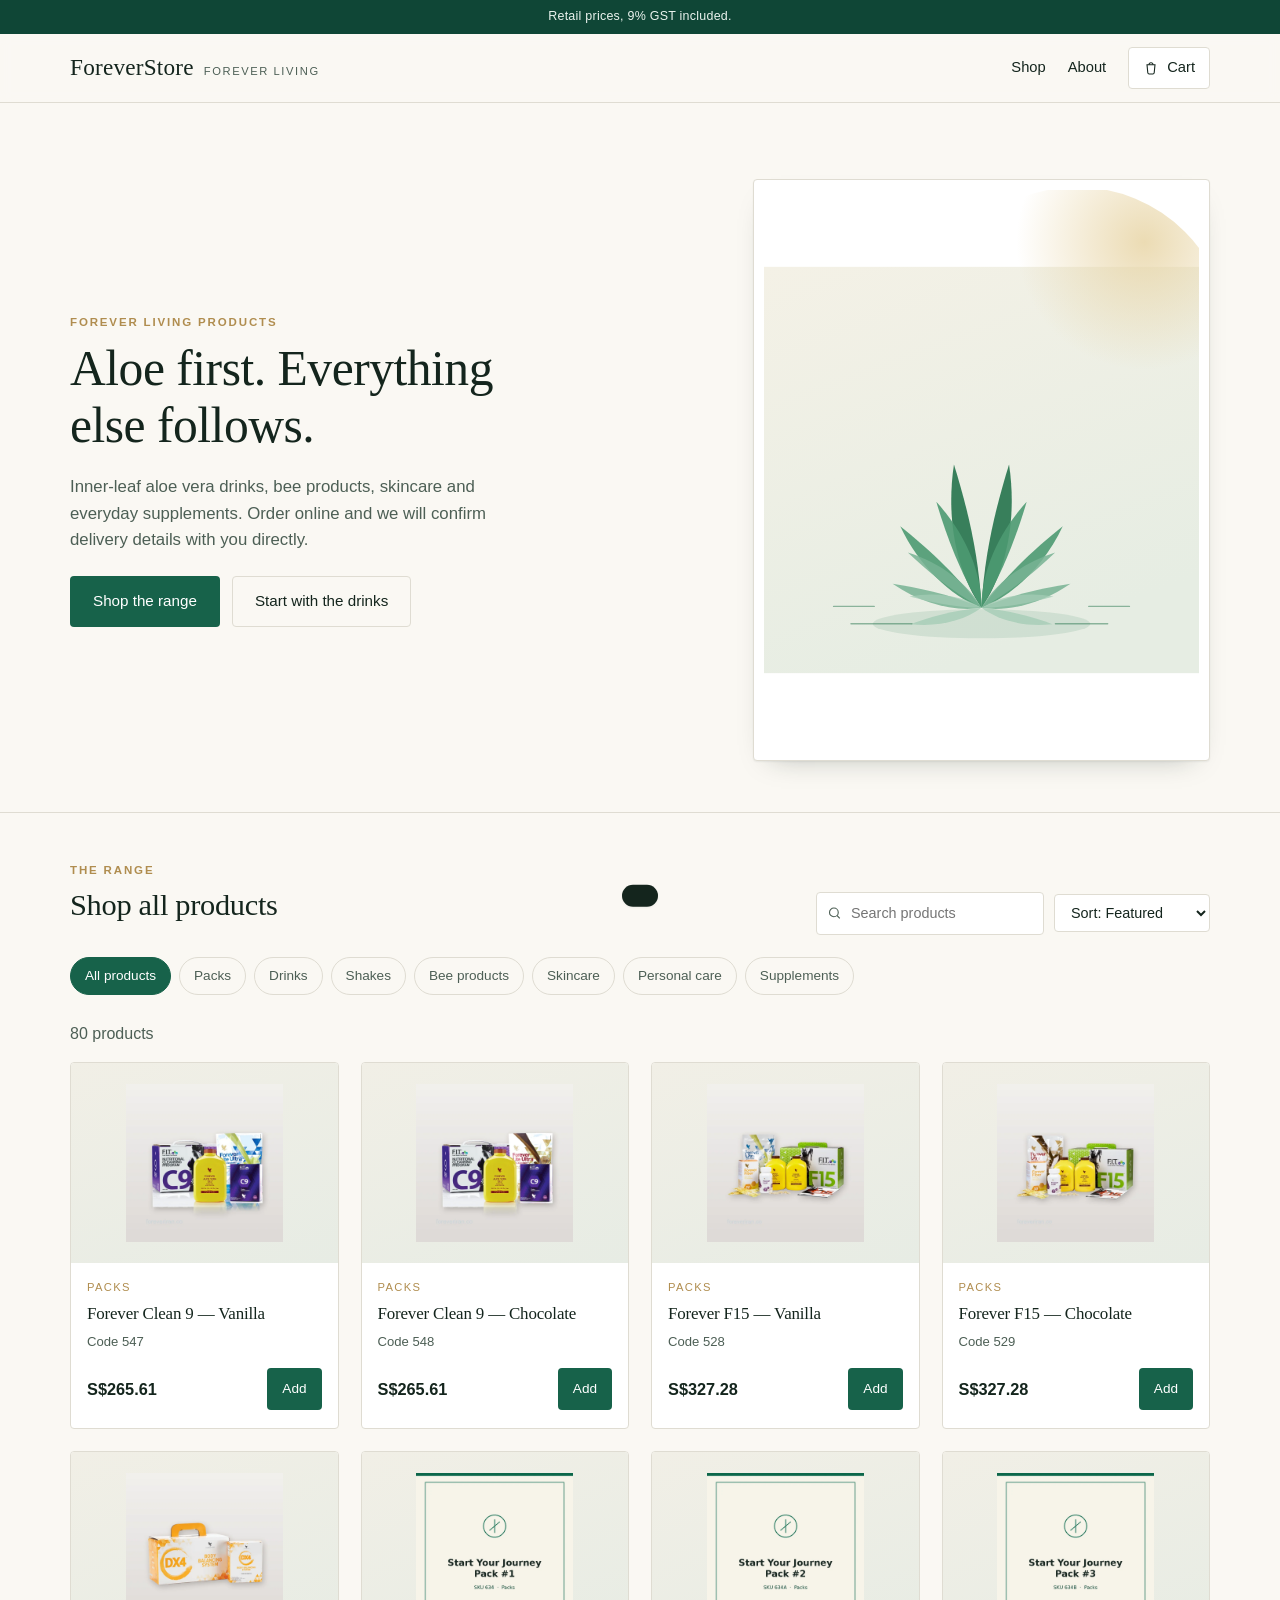
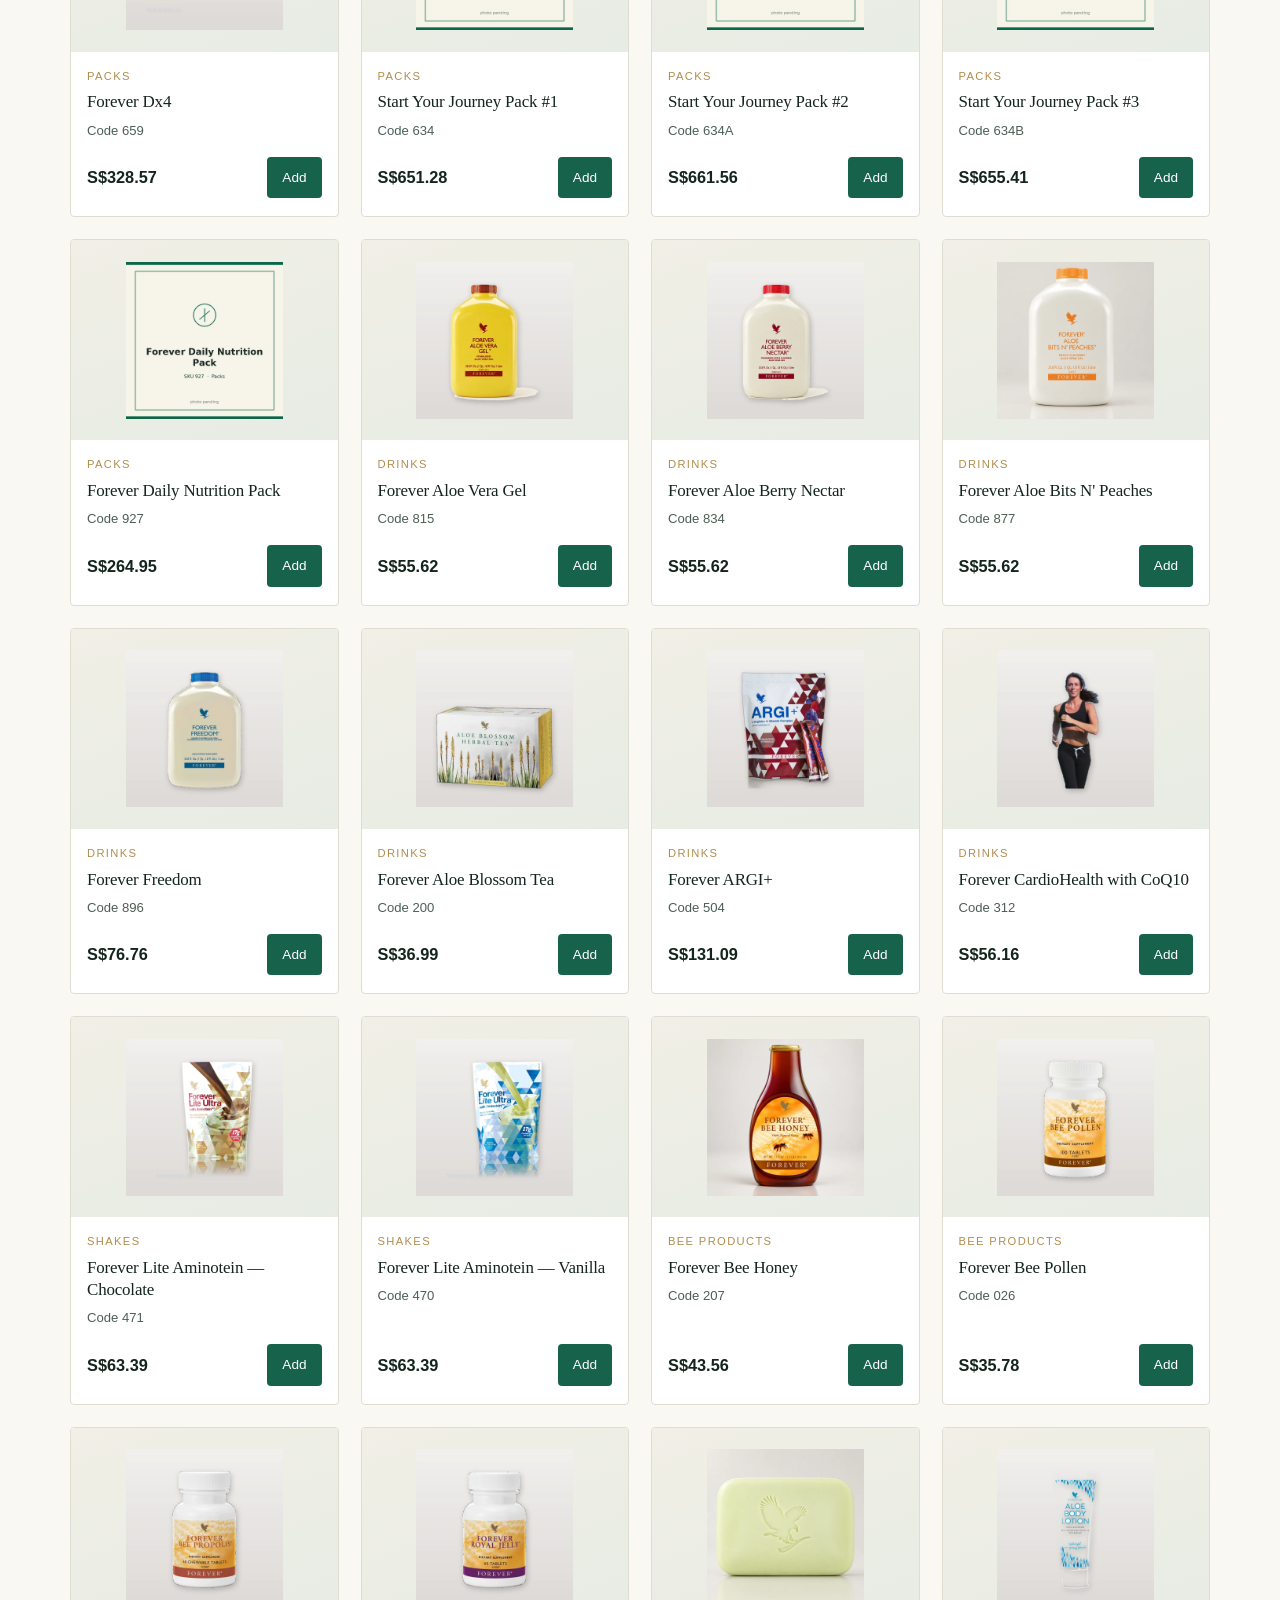
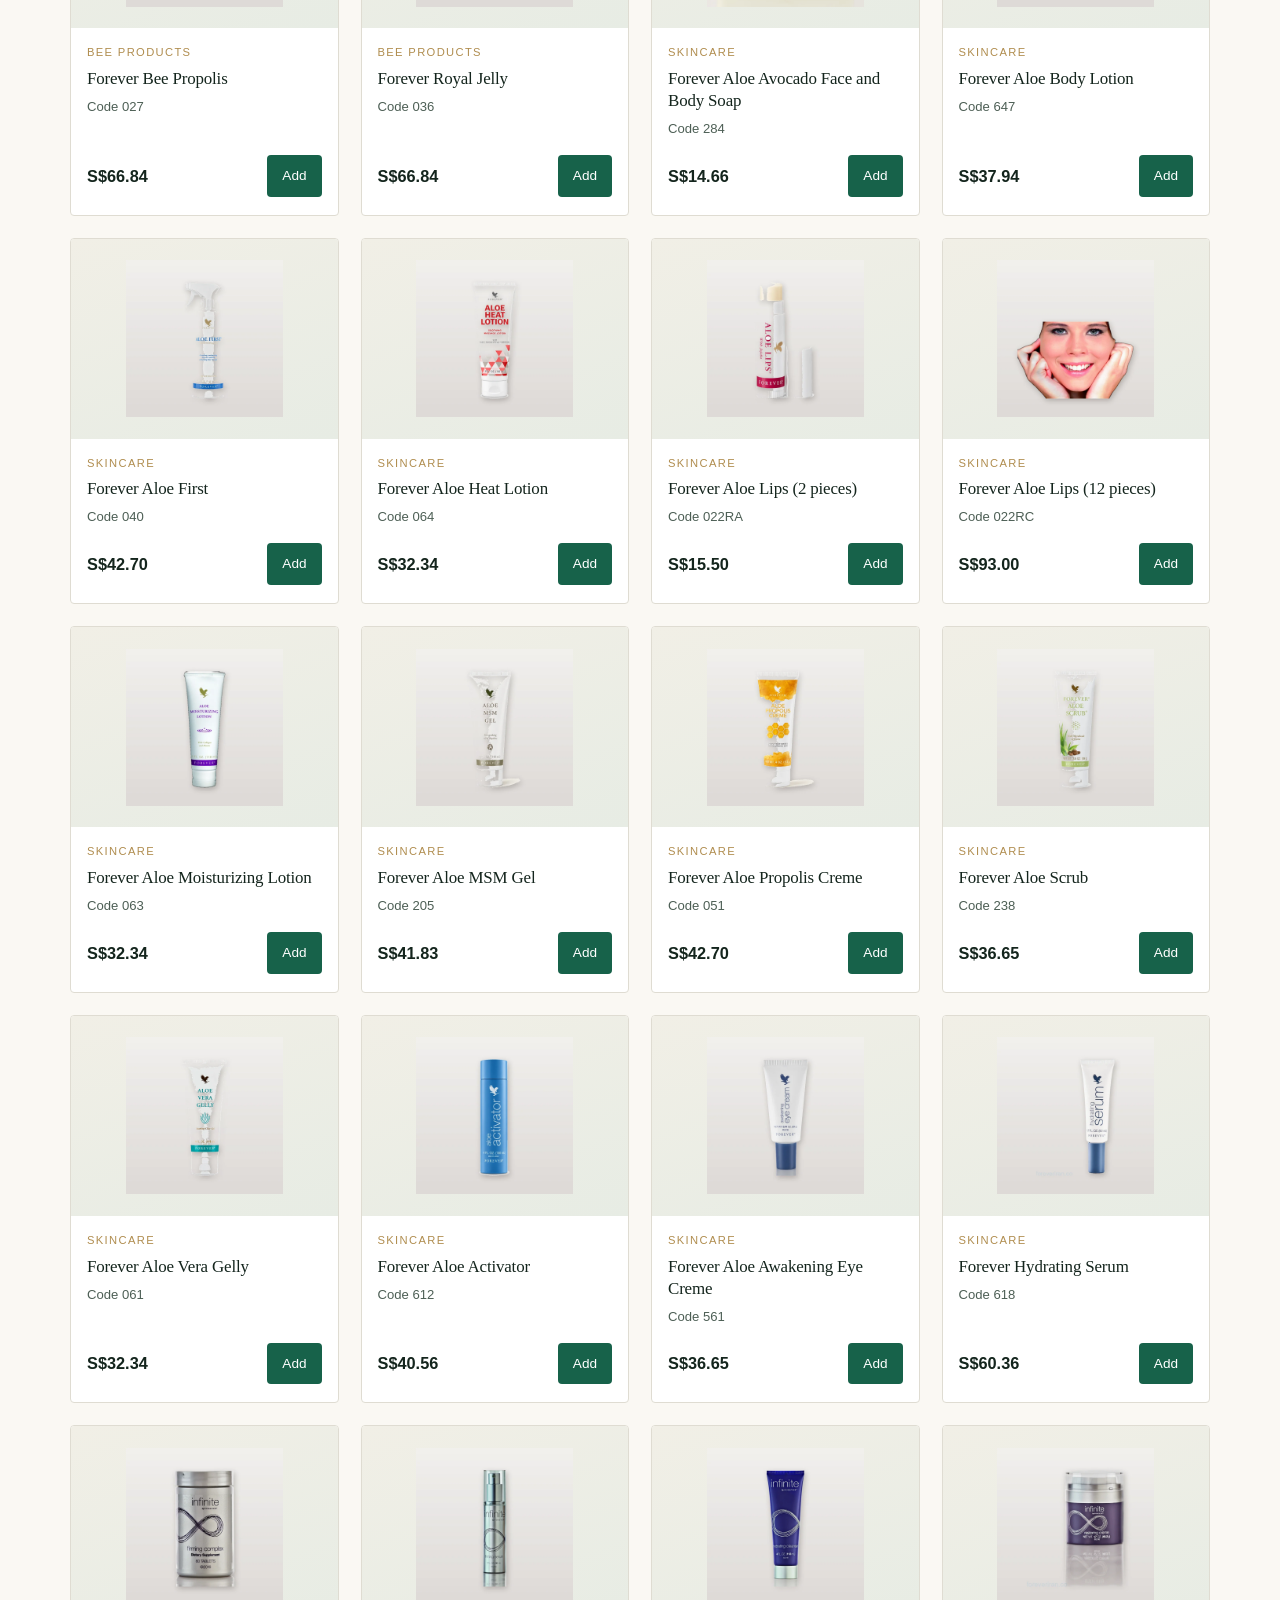
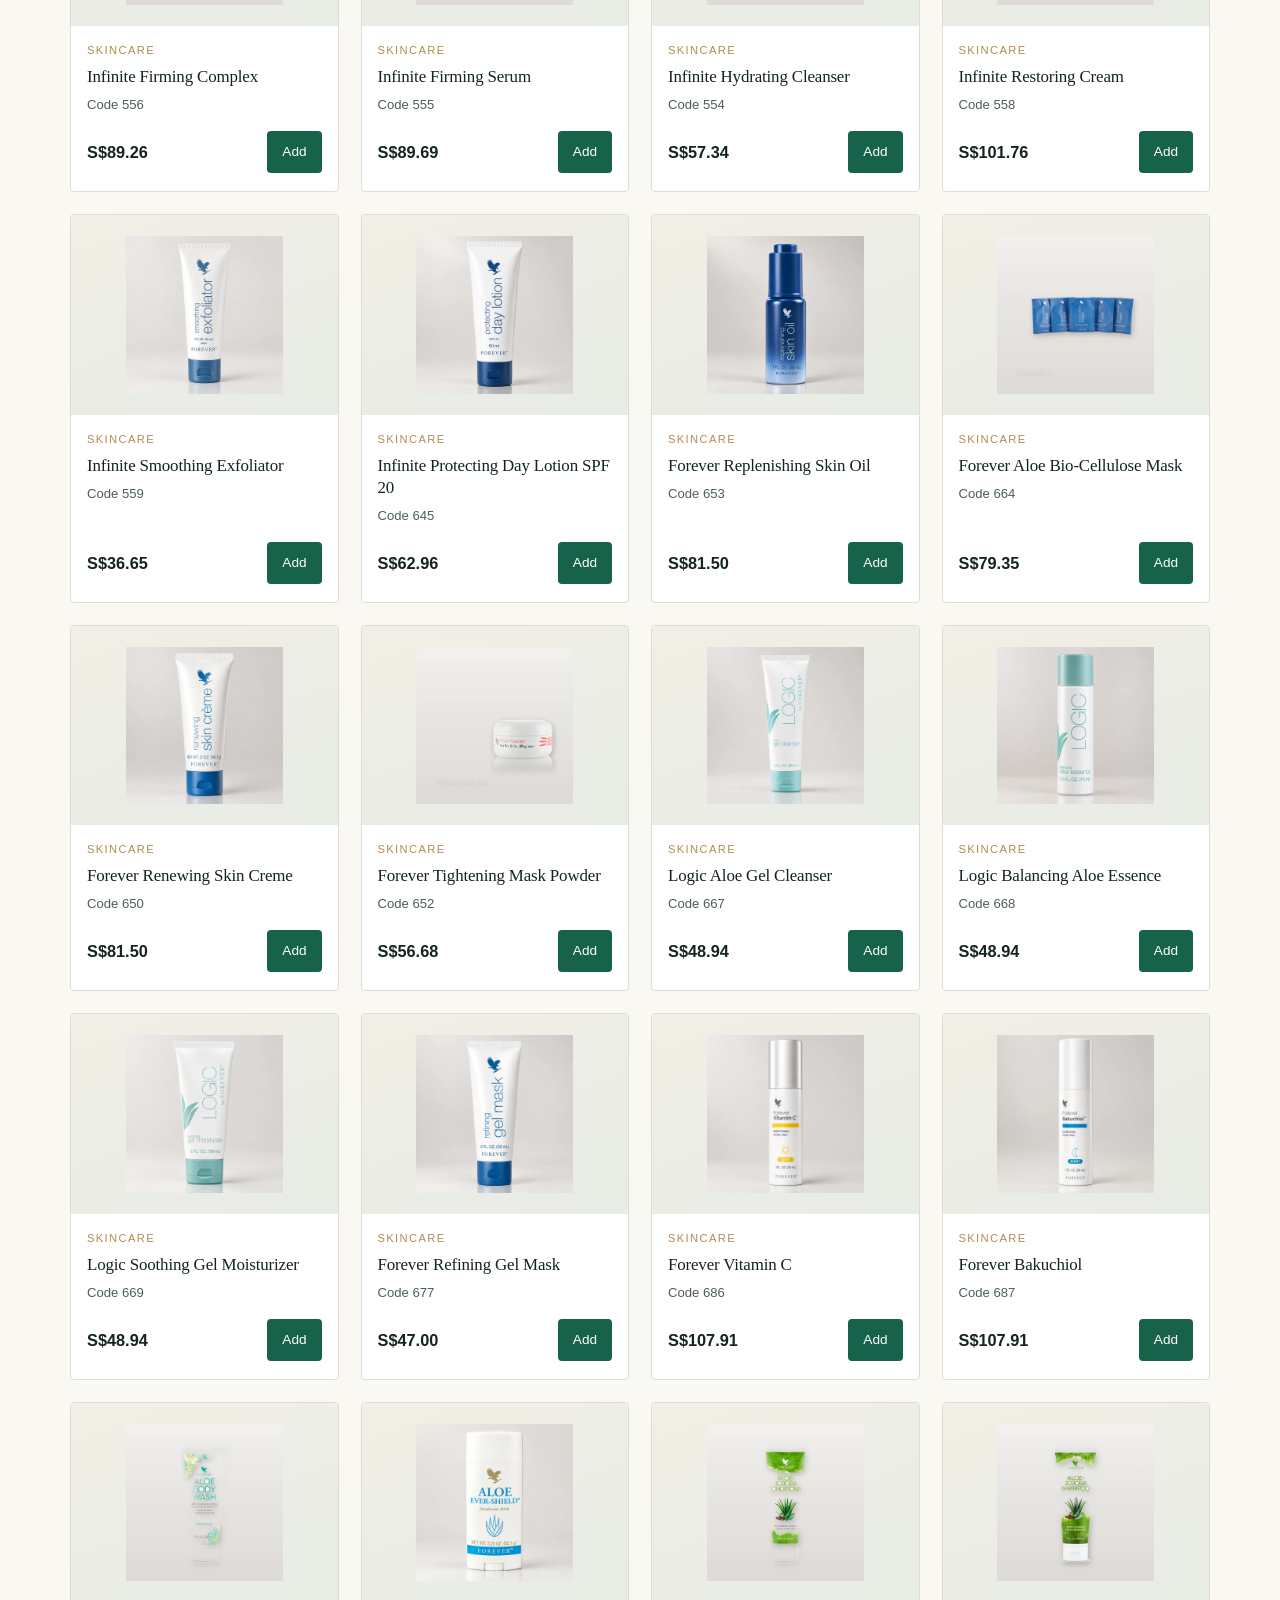
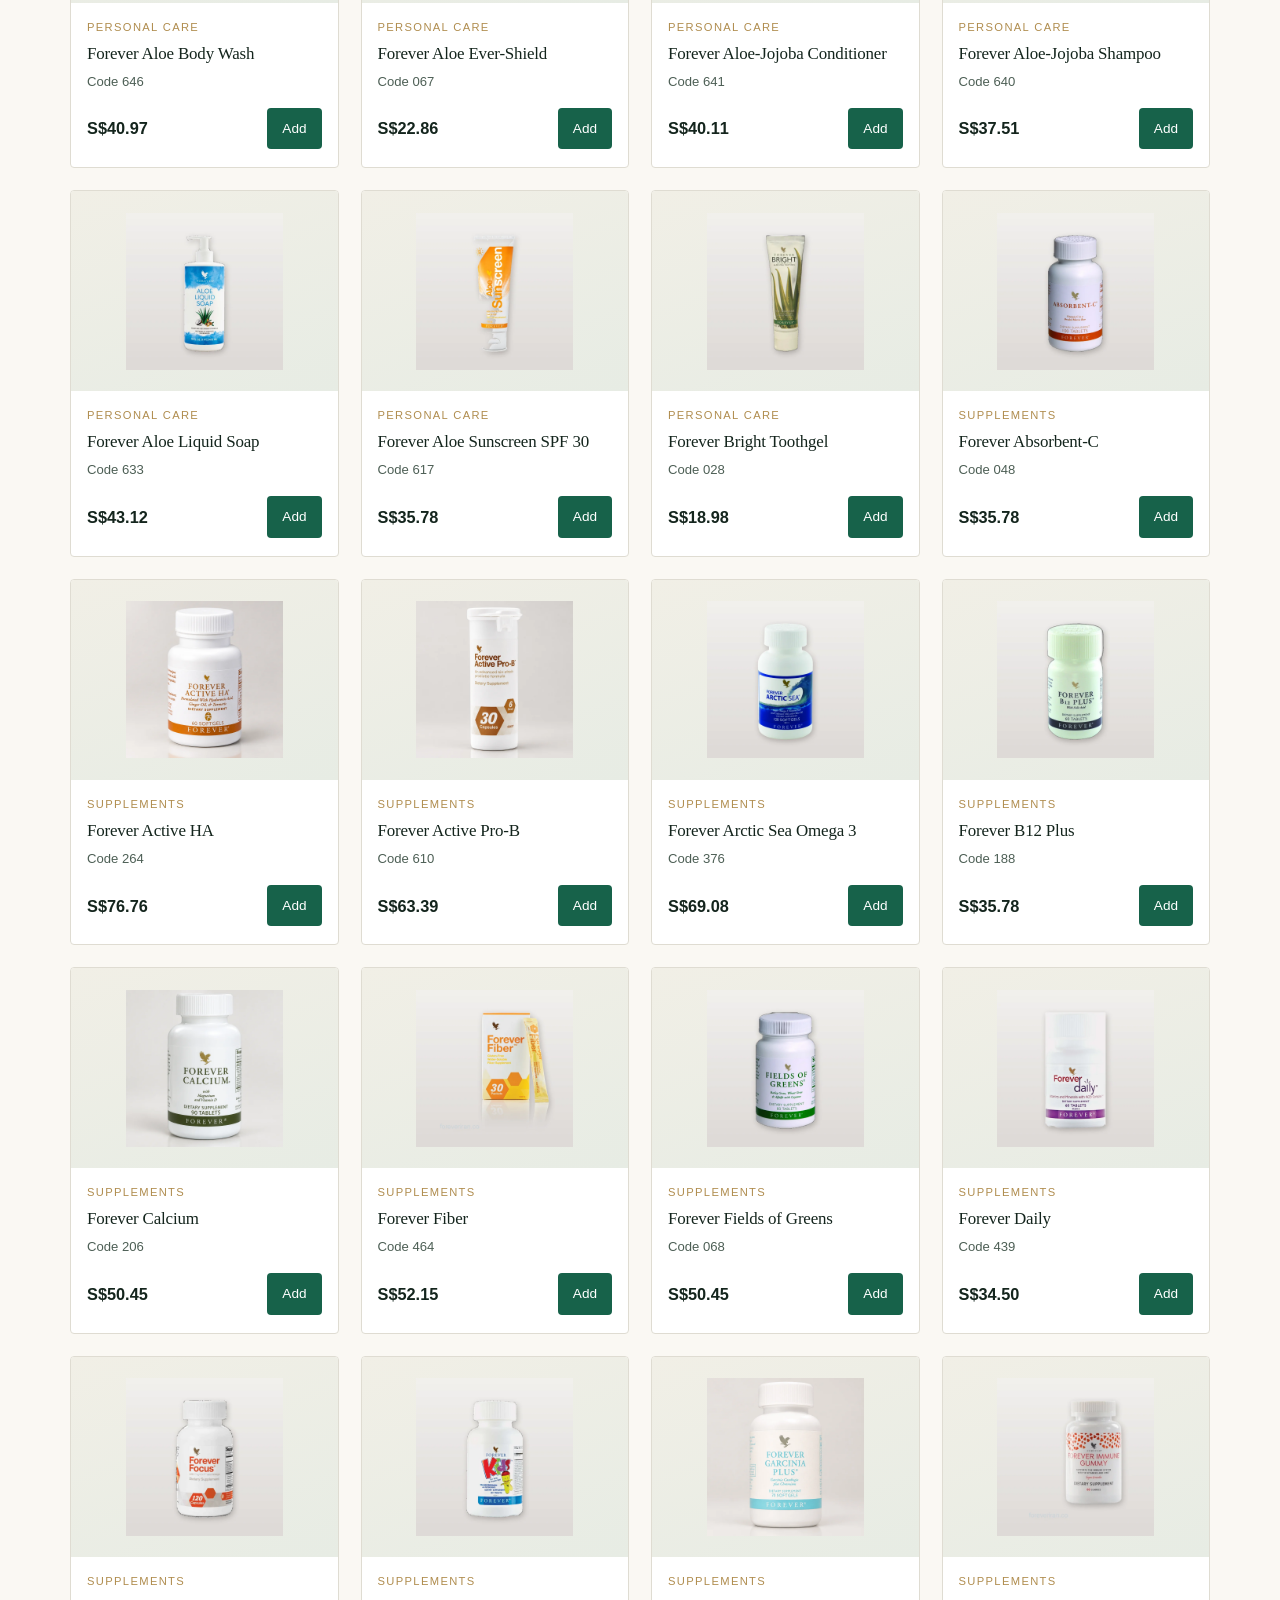
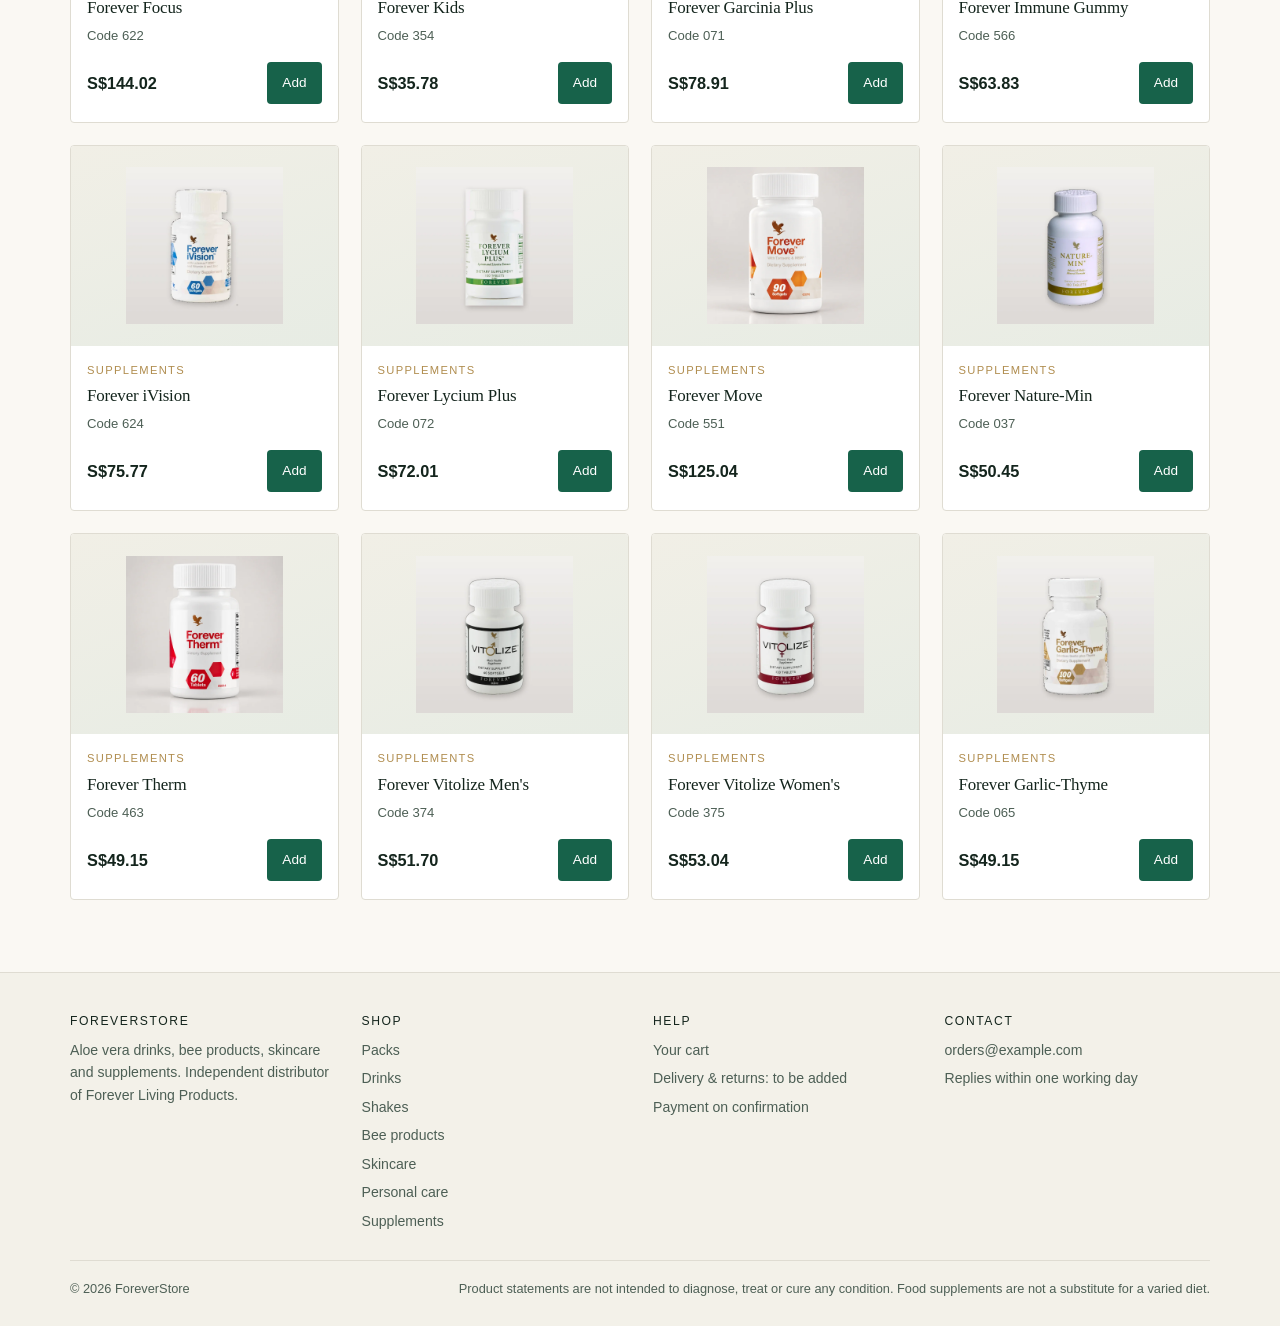
<file: index.html>
<!DOCTYPE html>
<html lang="en">
<head>
<meta charset="utf-8">
<meta name="viewport" content="width=device-width, initial-scale=1">
<title>ForeverStore — Forever Living products</title>
<meta name="description" content="ForeverStore: aloe vera drinks, bee products, skincare and supplements from Forever Living, delivered in Singapore.">
<meta name="theme-color" content="#17624a">
<link rel="icon" href="assets/img/favicon.svg" type="image/svg+xml">
<link rel="stylesheet" href="assets/css/styles.css?v=9b6984c6">
</head>
<body>
<a class="skip-link" href="#shop">Skip to products</a>

<div id="demo-bar" class="demo-bar" hidden></div>

<header class="site-header">
  <div class="wrap header-inner">
    <a class="brand" href="index.html">
      <span class="brand-mark">ForeverStore</span>
      <small class="nav-secondary">Forever Living</small>
    </a>
    <nav class="nav" aria-label="Main">
      <a href="index.html#shop">Shop</a>
      <a class="nav-secondary" href="#about">About</a>
      <a class="cart-link" href="cart.html">
        <svg viewBox="0 0 24 24" fill="none" stroke="currentColor" stroke-width="1.6" aria-hidden="true" focusable="false">
          <path d="M6 7h12l-1.2 12.2a2 2 0 0 1-2 1.8H9.2a2 2 0 0 1-2-1.8L6 7Z"/>
          <path d="M9 7a3 3 0 0 1 6 0"/>
        </svg>
        <span>Cart</span>
        <span class="cart-count" data-cart-count hidden>0</span>
      </a>
    </nav>
  </div>
</header>

<main>
  <section class="hero">
    <div class="wrap hero-grid">
      <div>
        <p class="eyebrow">Forever Living Products</p>
        <h1>Aloe first. Everything else follows.</h1>
        <p class="hero-lede">
          Inner-leaf aloe vera drinks, bee products, skincare and everyday supplements.
          Order online and we will confirm delivery details with you directly.
        </p>
        <div class="hero-actions">
          <a class="btn" href="#shop">Shop the range</a>
          <a class="btn btn-ghost" href="#shop" data-jump-category="Drinks">Start with the drinks</a>
        </div>
      </div>
      <div class="hero-art">
        <img src="assets/img/hero.svg" alt="Aloe vera rosette illustration" width="600" height="560">
      </div>
    </div>
  </section>

  <section class="shop" id="shop" aria-labelledby="shop-title">
    <div class="wrap">
      <div class="shop-head">
        <div>
          <p class="eyebrow">The range</p>
          <h2 id="shop-title">Shop all products</h2>
        </div>
        <div class="controls">
          <div class="search-field">
            <svg viewBox="0 0 24 24" fill="none" stroke="currentColor" stroke-width="1.8" aria-hidden="true" focusable="false">
              <circle cx="11" cy="11" r="7"/><path d="m16 16 4.5 4.5"/>
            </svg>
            <label class="sr-only" for="search">Search products</label>
            <input type="search" id="search" placeholder="Search products" autocomplete="off">
          </div>
          <label class="sr-only" for="sort">Sort products</label>
          <select class="control" id="sort">
            <option value="featured">Sort: Featured</option>
            <option value="price-asc">Price: low to high</option>
            <option value="price-desc">Price: high to low</option>
            <option value="name">Name: A–Z</option>
          </select>
        </div>
      </div>

      <ul class="chips" id="chips" aria-label="Filter by category"></ul>

      <p class="muted" id="result-count" aria-live="polite"></p>
      <div class="grid" id="grid"></div>

      <div class="empty-state" id="empty" hidden>
        <p><strong>No products match that.</strong></p>
        <p>Try a different search term or clear the category filter.</p>
        <button class="btn btn-ghost" type="button" id="reset-filters">Clear filters</button>
      </div>
    </div>
  </section>
</main>

<footer class="site-footer" id="about">
  <div class="wrap">
    <div class="footer-grid">
      <div>
        <h3>ForeverStore</h3>
        <p>Aloe vera drinks, bee products, skincare and supplements. Independent distributor of Forever Living Products.</p>
      </div>
      <div>
        <h3>Shop</h3>
        <ul id="footer-cats"></ul>
      </div>
      <div>
        <h3>Help</h3>
        <ul>
          <li><a href="cart.html">Your cart</a></li>
          <li>Delivery &amp; returns: to be added</li>
          <li>Payment on confirmation</li>
        </ul>
      </div>
      <div>
        <h3>Contact</h3>
        <ul>
          <li id="footer-contact">Contact details to be added</li>
          <li id="footer-hours">Replies within one working day</li>
        </ul>
      </div>
    </div>
    <div class="footer-base">
      <span>&copy; <span id="year">2026</span> ForeverStore</span>
      <span>Product statements are not intended to diagnose, treat or cure any condition. Food supplements are not a substitute for a varied diet.</span>
    </div>
  </div>
</footer>

<div class="toast" id="toast" role="status" aria-live="polite"></div>

<script src="assets/js/config.js?v=536437ae"></script>
<script src="assets/data/products.js?v=2ca38237"></script>
<script src="assets/data/ingredients.js?v=dd0eaabc"></script>
<script src="assets/data/details.js?v=533dd5e6"></script>
<script src="assets/js/cart-core.js?v=a611baf3"></script>
<script src="assets/js/shop.js?v=7f43b2ed"></script>
</body>
</html>
</file>
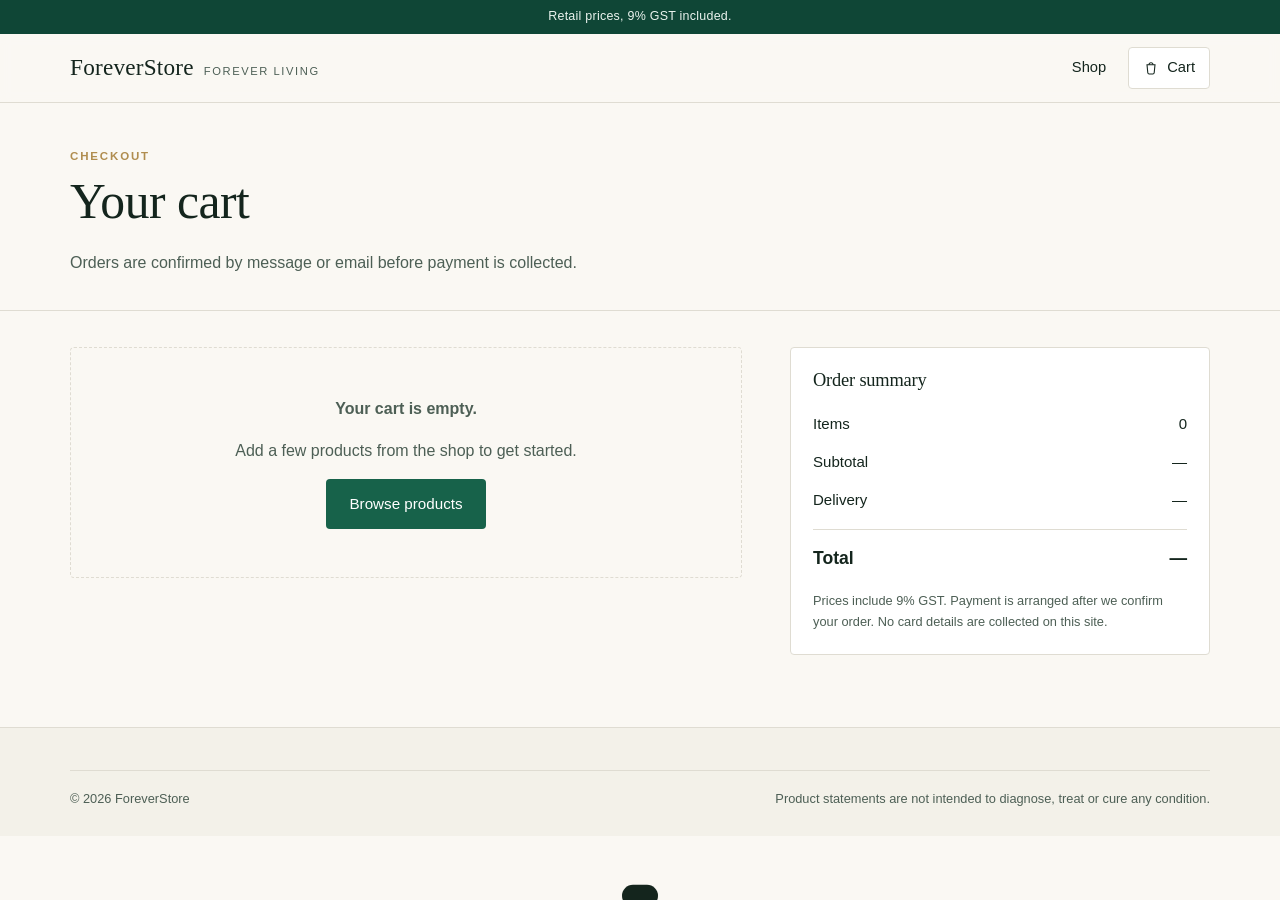
<file: cart.html>
<!DOCTYPE html>
<html lang="en">
<head>
<meta charset="utf-8">
<meta name="viewport" content="width=device-width, initial-scale=1">
<title>Your cart — ForeverStore</title>
<meta name="robots" content="noindex">
<meta name="theme-color" content="#17624a">
<link rel="icon" href="assets/img/favicon.svg" type="image/svg+xml">
<link rel="stylesheet" href="assets/css/styles.css?v=9b6984c6">
</head>
<body>
<a class="skip-link" href="#cart-main">Skip to cart</a>

<div id="demo-bar" class="demo-bar" hidden></div>

<header class="site-header">
  <div class="wrap header-inner">
    <a class="brand" href="index.html">
      <span class="brand-mark">ForeverStore</span>
      <small class="nav-secondary">Forever Living</small>
    </a>
    <nav class="nav" aria-label="Main">
      <a href="index.html#shop">Shop</a>
      <a class="cart-link" href="cart.html">
        <svg viewBox="0 0 24 24" fill="none" stroke="currentColor" stroke-width="1.6" aria-hidden="true" focusable="false">
          <path d="M6 7h12l-1.2 12.2a2 2 0 0 1-2 1.8H9.2a2 2 0 0 1-2-1.8L6 7Z"/>
          <path d="M9 7a3 3 0 0 1 6 0"/>
        </svg>
        <span>Cart</span>
        <span class="cart-count" data-cart-count hidden>0</span>
      </a>
    </nav>
  </div>
</header>

<div class="page-head">
  <div class="wrap">
    <p class="eyebrow">Checkout</p>
    <h1>Your cart</h1>
    <p class="muted">Orders are confirmed by message or email before payment is collected.</p>
  </div>
</div>

<main class="wrap cart-layout" id="cart-main">
  <section aria-labelledby="items-title">
    <h2 id="items-title" class="sr-only">Items</h2>

    <div id="cart-empty" class="empty-state" hidden>
      <p><strong>Your cart is empty.</strong></p>
      <p>Add a few products from the shop to get started.</p>
      <a class="btn" href="index.html#shop">Browse products</a>
    </div>

    <div id="cart-filled" hidden>
      <div class="cart-lines" id="cart-lines"></div>
      <p style="margin-top:14px">
        <button class="btn-quiet" type="button" id="clear-cart">Empty the cart</button>
      </p>

      <section aria-labelledby="details-title" style="margin-top:34px">
        <h2 id="details-title">Delivery details</h2>
        <p class="muted" style="font-size:0.92rem">We only use these to confirm and deliver your order.</p>
        <form id="order-form" novalidate>
          <div class="form-grid">
            <div class="field">
              <label for="f-name">Full name</label>
              <input id="f-name" name="name" type="text" required placeholder="Your name" autocomplete="name">
            </div>
            <div class="field">
              <label for="f-phone">Phone</label>
              <input id="f-phone" name="phone" type="tel" required placeholder="e.g. 9123 4567" autocomplete="tel">
            </div>
            <div class="field">
              <label for="f-email">Email</label>
              <input id="f-email" name="email" type="email" required placeholder="you@example.com" autocomplete="email">
            </div>
            <div class="field">
              <label for="f-postcode">Postcode</label>
              <input id="f-postcode" name="postcode" type="text" placeholder="e.g. 560123" autocomplete="postal-code">
            </div>
            <div class="field full">
              <label for="f-address">Delivery address</label>
              <textarea id="f-address" name="address" required placeholder="Street, unit number, city" autocomplete="street-address"></textarea>
            </div>
            <div class="field full">
              <label for="f-notes">Notes (optional)</label>
              <textarea id="f-notes" name="notes" placeholder="Delivery instructions, preferred time, questions"></textarea>
            </div>
          </div>
          <div class="order-actions">
            <button class="btn" type="submit">Prepare order summary</button>
          </div>
        </form>

        <div class="order-out" id="order-out" hidden>
          <h3>Your order summary</h3>
          <p class="muted" style="font-size:0.88rem">Send this to us and we will confirm stock, delivery time and payment.</p>
          <label class="sr-only" for="order-text">Order summary</label>
          <textarea id="order-text" readonly></textarea>
          <div class="order-actions">
            <button class="btn" type="button" id="copy-order">Copy summary</button>
            <a class="btn btn-ghost" id="email-order" href="#">Email the order</a>
            <a class="btn btn-ghost" id="wa-order" href="#" hidden target="_blank" rel="noopener">Send on WhatsApp</a>
          </div>
          <p class="summary-note" id="send-note"></p>
        </div>
      </section>
    </div>
  </section>

  <aside class="summary" aria-labelledby="summary-title">
    <h2 id="summary-title">Order summary</h2>
    <div class="summary-row"><span>Items</span><span id="sum-items">0</span></div>
    <div class="summary-row"><span>Subtotal</span><span id="sum-subtotal">—</span></div>
    <div class="summary-row"><span>Delivery</span><span id="sum-ship">—</span></div>
    <div class="summary-row total"><span>Total</span><span id="sum-total">—</span></div>
    <p class="ship-hint" id="sum-hint" hidden></p>
    <a class="btn" href="#details-title" id="to-checkout">Continue to details</a>
    <p class="summary-note">Prices include 9% GST. Payment is arranged after we confirm your order. No card details are collected on this site.</p>
  </aside>
</main>

<footer class="site-footer">
  <div class="wrap">
    <div class="footer-base">
      <span>&copy; <span id="year">2026</span> ForeverStore</span>
      <span>Product statements are not intended to diagnose, treat or cure any condition.</span>
    </div>
  </div>
</footer>

<div class="toast" id="toast" role="status" aria-live="polite"></div>

<script src="assets/js/config.js?v=536437ae"></script>
<script src="assets/data/products.js?v=2ca38237"></script>
<script src="assets/js/cart-core.js?v=a611baf3"></script>
<script src="assets/js/cart-page.js?v=0aaa382f"></script>
</body>
</html>
</file>
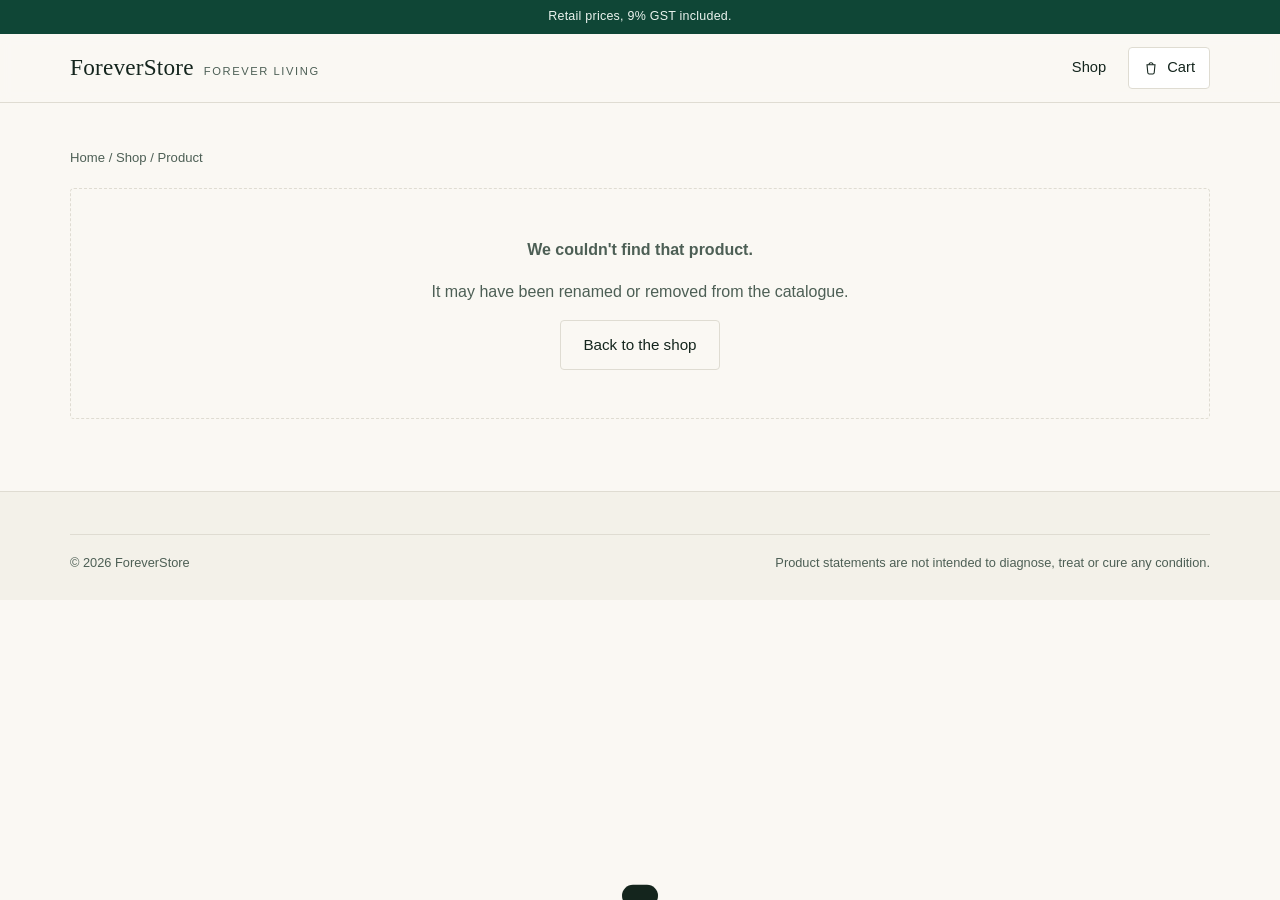
<file: product.html>
<!DOCTYPE html>
<html lang="en">
<head>
<meta charset="utf-8">
<meta name="viewport" content="width=device-width, initial-scale=1">
<title>Product — ForeverStore</title>
<meta name="description" content="Forever Living product details, sizes and ordering information from ForeverStore.">
<meta name="theme-color" content="#17624a">
<link rel="icon" href="assets/img/favicon.svg" type="image/svg+xml">
<link rel="stylesheet" href="assets/css/styles.css?v=9b6984c6">
</head>
<body>
<a class="skip-link" href="#detail">Skip to product</a>

<div id="demo-bar" class="demo-bar" hidden></div>

<header class="site-header">
  <div class="wrap header-inner">
    <a class="brand" href="index.html">
      <span class="brand-mark">ForeverStore</span>
      <small class="nav-secondary">Forever Living</small>
    </a>
    <nav class="nav" aria-label="Main">
      <a href="index.html#shop">Shop</a>
      <a class="cart-link" href="cart.html">
        <svg viewBox="0 0 24 24" fill="none" stroke="currentColor" stroke-width="1.6" aria-hidden="true" focusable="false">
          <path d="M6 7h12l-1.2 12.2a2 2 0 0 1-2 1.8H9.2a2 2 0 0 1-2-1.8L6 7Z"/>
          <path d="M9 7a3 3 0 0 1 6 0"/>
        </svg>
        <span>Cart</span>
        <span class="cart-count" data-cart-count hidden>0</span>
      </a>
    </nav>
  </div>
</header>

<main>
  <div class="detail wrap" id="detail">
    <p class="crumbs"><a href="index.html">Home</a> / <a href="index.html#shop" id="crumb-cat">Shop</a> / <span id="crumb-name">Product</span></p>

    <div id="product-root">
      <div class="detail-grid">
        <div class="detail-media">
          <img id="p-media" src="assets/img/hero.svg" alt="" width="600" height="600">
        </div>
        <div>
          <p class="eyebrow" id="p-cat">&nbsp;</p>
          <h1 id="p-name">Product</h1>
          <p class="muted" id="p-size"></p>
          <p class="detail-price" id="p-price"></p>
          <p id="p-blurb"></p>

          <div class="buy-row" id="buy-row">
            <div class="qty">
              <button type="button" id="qty-minus" aria-label="Decrease quantity">−</button>
              <label class="sr-only" for="qty">Quantity</label>
              <input type="number" id="qty" value="1" min="1" max="99" inputmode="numeric">
              <button type="button" id="qty-plus" aria-label="Increase quantity">+</button>
            </div>
            <button class="btn" type="button" id="add-btn">Add to cart</button>
            <a class="btn btn-ghost" href="cart.html">View cart</a>
          </div>

          <div class="notice" id="p-unavailable" hidden>
            This product is not in the current Singapore price list, so it cannot be ordered here. Ask us and we will confirm availability.
          </div>

          <div class="notice" id="p-notes" hidden></div>

          <dl class="facts">
            <div class="fact"><dt>Category</dt><dd id="f-cat">—</dd></div>
            <div class="fact"><dt>Order code</dt><dd id="f-size">—</dd></div>
            <div class="fact"><dt>Delivery</dt><dd id="f-ship">—</dd></div>
            <div class="fact"><dt>Payment</dt><dd>Order is confirmed with you before payment is collected.</dd></div>
          </dl>

          <section class="detail-extra" id="detail-extra" hidden aria-labelledby="detail-extra-title">
            <h2 id="detail-extra-title">More information</h2>
            <div id="detail-body"></div>
            <p class="detail-source" id="detail-source"></p>
          </section>
        </div>
      </div>

      <section aria-labelledby="related-title" style="margin-top:56px">
        <p class="eyebrow">More in this category</p>
        <h2 id="related-title">You may also like</h2>
        <div class="grid" id="related"></div>
      </section>

      <div class="empty-state" id="missing" hidden>
        <p><strong>We couldn't find that product.</strong></p>
        <p>It may have been renamed or removed from the catalogue.</p>
        <a class="btn btn-ghost" href="index.html#shop">Back to the shop</a>
      </div>
    </div>
  </div>
</main>

<footer class="site-footer">
  <div class="wrap">
    <div class="footer-base">
      <span>&copy; <span id="year">2026</span> ForeverStore</span>
      <span>Product statements are not intended to diagnose, treat or cure any condition.</span>
    </div>
  </div>
</footer>

<div class="toast" id="toast" role="status" aria-live="polite"></div>

<script src="assets/js/config.js?v=536437ae"></script>
<script src="assets/data/products.js?v=2ca38237"></script>
<script src="assets/data/ingredients.js?v=dd0eaabc"></script>
<script src="assets/data/details.js?v=533dd5e6"></script>
<script src="assets/js/cart-core.js?v=a611baf3"></script>
<script src="assets/js/product.js?v=38174cec"></script>
</body>
</html>
</file>
<file: assets/css/styles.css>
/* ForeverStore — storefront styles */

:root {
  --ink: #14251d;
  --ink-soft: #4d5f55;
  --paper: #faf8f3;
  --card: #ffffff;
  --line: #dfdcd2;
  --brand: #17624a;
  --brand-dark: #0f4636;
  --gold: #b08d4f;
  --danger: #9b3226;
  --radius: 4px;
  --shadow: 0 1px 2px rgba(20, 37, 29, 0.06), 0 12px 28px -18px rgba(20, 37, 29, 0.35);
  --display: "Iowan Old Style", "Palatino Linotype", Palatino, Georgia, "Times New Roman", serif;
  --sans: -apple-system, BlinkMacSystemFont, "Segoe UI", Roboto, "Helvetica Neue", Arial, sans-serif;
  --wrap: 1180px;
}

*,
*::before,
*::after {
  box-sizing: border-box;
}

html {
  -webkit-text-size-adjust: 100%;
}

body {
  margin: 0;
  background: var(--paper);
  color: var(--ink);
  font-family: var(--sans);
  font-size: 16px;
  line-height: 1.6;
  -webkit-font-smoothing: antialiased;
}

img,
svg {
  max-width: 100%;
  display: block;
}

/* Author display rules below would otherwise defeat the hidden attribute. */
[hidden] {
  display: none !important;
}

h1,
h2,
h3 {
  font-family: var(--display);
  font-weight: 400;
  line-height: 1.15;
  margin: 0 0 0.4em;
  letter-spacing: -0.01em;
}

h1 {
  font-size: clamp(2rem, 4.5vw, 3.1rem);
}

h2 {
  font-size: clamp(1.4rem, 2.6vw, 1.9rem);
}

h3 {
  font-size: 1.12rem;
}

p {
  margin: 0 0 1em;
}

a {
  color: var(--brand-dark);
  text-decoration-thickness: 1px;
  text-underline-offset: 2px;
}

a:hover {
  color: var(--brand);
}

:focus-visible {
  outline: 2px solid var(--brand);
  outline-offset: 3px;
}

.wrap {
  width: 100%;
  max-width: var(--wrap);
  margin: 0 auto;
  padding: 0 20px;
}

.eyebrow {
  font-size: 0.72rem;
  letter-spacing: 0.16em;
  text-transform: uppercase;
  color: var(--gold);
  margin: 0 0 0.7em;
  font-weight: 600;
}

.muted {
  color: var(--ink-soft);
}

.sr-only {
  position: absolute;
  width: 1px;
  height: 1px;
  padding: 0;
  margin: -1px;
  overflow: hidden;
  clip: rect(0 0 0 0);
  white-space: nowrap;
  border: 0;
}

.skip-link {
  position: absolute;
  left: -9999px;
  top: 0;
  background: var(--brand-dark);
  color: #fff;
  padding: 10px 16px;
  z-index: 50;
}

.skip-link:focus {
  left: 8px;
  top: 8px;
}

/* ---------- notice bar ---------- */

.demo-bar {
  background: var(--brand-dark);
  color: #eaf3ee;
  font-size: 0.78rem;
  letter-spacing: 0.02em;
  text-align: center;
  padding: 7px 20px;
}

/* ---------- header ---------- */

.site-header {
  border-bottom: 1px solid var(--line);
  background: rgba(250, 248, 243, 0.92);
  backdrop-filter: blur(6px);
  position: sticky;
  top: 0;
  z-index: 20;
}

.header-inner {
  display: flex;
  align-items: center;
  justify-content: space-between;
  gap: 16px;
  min-height: 68px;
}

.brand {
  display: flex;
  align-items: baseline;
  gap: 10px;
  text-decoration: none;
  color: var(--ink);
}

.brand-mark {
  font-family: var(--display);
  font-size: 1.45rem;
  letter-spacing: 0.01em;
}

.brand:hover {
  color: var(--ink);
}

.brand small {
  font-size: 0.7rem;
  letter-spacing: 0.14em;
  text-transform: uppercase;
  color: var(--ink-soft);
}

.nav {
  display: flex;
  align-items: center;
  gap: 22px;
}

.nav a {
  color: var(--ink);
  text-decoration: none;
  font-size: 0.92rem;
}

.nav a:hover {
  color: var(--brand);
}

.cart-link {
  display: inline-flex;
  align-items: center;
  gap: 8px;
  border: 1px solid var(--line);
  border-radius: var(--radius);
  padding: 8px 14px;
  background: var(--card);
  font-size: 0.9rem;
  text-decoration: none;
  color: var(--ink);
}

.cart-link svg {
  width: 16px;
  height: 16px;
}

.cart-count {
  min-width: 20px;
  height: 20px;
  border-radius: 999px;
  background: var(--brand);
  color: #fff;
  font-size: 0.72rem;
  font-weight: 700;
  display: inline-flex;
  align-items: center;
  justify-content: center;
  padding: 0 6px;
}

/* ---------- hero ---------- */

.hero {
  padding: clamp(36px, 6vw, 76px) 0 clamp(28px, 4vw, 52px);
  border-bottom: 1px solid var(--line);
}

.hero-grid {
  display: grid;
  grid-template-columns: minmax(0, 1.15fr) minmax(0, 0.85fr);
  gap: clamp(24px, 5vw, 64px);
  align-items: center;
}

.hero h1 {
  max-width: 18ch;
}

.hero-lede {
  font-size: 1.05rem;
  color: var(--ink-soft);
  max-width: 46ch;
}

.hero-actions {
  display: flex;
  flex-wrap: wrap;
  gap: 12px;
  margin-top: 22px;
}

.hero-art {
  border: 1px solid var(--line);
  background: var(--card);
  border-radius: var(--radius);
  padding: 10px;
  box-shadow: var(--shadow);
}

.btn {
  display: inline-flex;
  align-items: center;
  justify-content: center;
  gap: 8px;
  font: inherit;
  font-size: 0.95rem;
  padding: 12px 22px;
  border-radius: var(--radius);
  border: 1px solid transparent;
  background: var(--brand);
  color: #fff;
  cursor: pointer;
  text-decoration: none;
  transition: background 0.15s ease, color 0.15s ease, border-color 0.15s ease;
}

.btn:hover {
  background: var(--brand-dark);
  color: #fff;
}

.btn-ghost {
  background: transparent;
  color: var(--ink);
  border-color: var(--line);
}

.btn-ghost:hover {
  background: var(--card);
  color: var(--brand-dark);
  border-color: var(--brand);
}

.btn-quiet {
  background: transparent;
  border-color: transparent;
  color: var(--ink-soft);
  padding: 8px 10px;
  text-decoration: underline;
}

.btn-quiet:hover {
  background: transparent;
  color: var(--danger);
}

.btn[disabled] {
  opacity: 0.55;
  cursor: not-allowed;
}

/* ---------- catalogue controls ---------- */

.shop {
  padding: clamp(28px, 4vw, 48px) 0 72px;
}

.shop-head {
  display: flex;
  flex-wrap: wrap;
  align-items: flex-end;
  justify-content: space-between;
  gap: 16px;
  margin-bottom: 22px;
}

.controls {
  display: flex;
  flex-wrap: wrap;
  gap: 10px;
  align-items: center;
}

.search-field {
  position: relative;
  min-width: 210px;
}

.search-field input {
  width: 100%;
  padding: 9px 12px 9px 34px;
  border: 1px solid var(--line);
  border-radius: var(--radius);
  background: var(--card);
  font: inherit;
  font-size: 0.9rem;
  color: var(--ink);
}

.search-field svg {
  position: absolute;
  left: 11px;
  top: 50%;
  transform: translateY(-50%);
  width: 15px;
  height: 15px;
  color: var(--ink-soft);
  pointer-events: none;
}

select.control {
  padding: 9px 12px;
  border: 1px solid var(--line);
  border-radius: var(--radius);
  background: var(--card);
  font: inherit;
  font-size: 0.9rem;
  color: var(--ink);
}

.chips {
  display: flex;
  flex-wrap: wrap;
  gap: 8px;
  margin: 0 0 26px;
  padding: 0;
  list-style: none;
}

.chip {
  font: inherit;
  font-size: 0.85rem;
  padding: 7px 14px;
  border-radius: 999px;
  border: 1px solid var(--line);
  background: transparent;
  color: var(--ink-soft);
  cursor: pointer;
  transition: all 0.15s ease;
}

.chip:hover {
  border-color: var(--brand);
  color: var(--brand-dark);
}

.chip[aria-pressed="true"] {
  background: var(--brand);
  border-color: var(--brand);
  color: #fff;
}

/* ---------- product grid ---------- */

.grid {
  display: grid;
  grid-template-columns: repeat(auto-fill, minmax(240px, 1fr));
  gap: clamp(14px, 2vw, 22px);
}

.card {
  position: relative;
  display: flex;
  flex-direction: column;
  background: var(--card);
  border: 1px solid var(--line);
  border-radius: var(--radius);
  overflow: hidden;
  transition: box-shadow 0.18s ease, transform 0.18s ease, border-color 0.18s ease;
}

.card:hover {
  box-shadow: var(--shadow);
  border-color: #c9c4b6;
  transform: translateY(-2px);
}

.card-media {
  display: block;
  position: relative;
  background: linear-gradient(160deg, #f1efe6 0%, #e7ece4 100%);
  aspect-ratio: 4 / 3;
  overflow: hidden;
}

.card-media img {
  width: 100%;
  height: 100%;
  object-fit: contain;
  padding: 8%;
  transition: transform 0.35s ease;
}

.card:hover .card-media img {
  transform: scale(1.035);
}

.badge {
  position: absolute;
  top: 10px;
  left: 10px;
  background: var(--brand-dark);
  color: #fff;
  font-size: 0.66rem;
  letter-spacing: 0.1em;
  text-transform: uppercase;
  padding: 4px 9px;
  border-radius: 2px;
}

.card-body {
  display: flex;
  flex-direction: column;
  gap: 6px;
  padding: 16px 16px 18px;
  flex: 1;
}

.card-cat {
  font-size: 0.7rem;
  letter-spacing: 0.12em;
  text-transform: uppercase;
  color: var(--gold);
  margin: 0;
}

.card-title {
  font-family: var(--display);
  font-size: 1.06rem;
  margin: 0;
  line-height: 1.3;
}

.card-title a {
  color: var(--ink);
  text-decoration: none;
}

.card-title a:hover {
  color: var(--brand);
}

.card-size {
  font-size: 0.82rem;
  color: var(--ink-soft);
  margin: 0;
}

.card-foot {
  display: flex;
  align-items: center;
  justify-content: space-between;
  gap: 10px;
  margin-top: auto;
  padding-top: 10px;
}

.price {
  font-variant-numeric: tabular-nums;
  font-size: 1.02rem;
  font-weight: 600;
}

.price small {
  font-weight: 400;
  font-size: 0.7rem;
  color: var(--ink-soft);
  letter-spacing: 0.06em;
  margin-left: 4px;
  text-transform: uppercase;
}

.card .btn {
  padding: 9px 14px;
  font-size: 0.85rem;
}

.empty-state {
  border: 1px dashed var(--line);
  border-radius: var(--radius);
  padding: 48px 24px;
  text-align: center;
  color: var(--ink-soft);
}

/* ---------- product detail ---------- */

.detail {
  padding-block: clamp(22px, 4vw, 44px) 72px;
}

.crumbs {
  font-size: 0.82rem;
  color: var(--ink-soft);
  margin-bottom: 20px;
}

.crumbs a {
  color: var(--ink-soft);
  text-decoration: none;
}

.crumbs a:hover {
  color: var(--brand);
  text-decoration: underline;
}

.detail-grid {
  display: grid;
  grid-template-columns: minmax(0, 1fr) minmax(0, 1fr);
  gap: clamp(24px, 5vw, 60px);
  align-items: start;
}

.detail-media {
  border: 1px solid var(--line);
  border-radius: var(--radius);
  background: linear-gradient(160deg, #f1efe6 0%, #e7ece4 100%);
  padding: 8%;
  position: sticky;
  top: 92px;
}

.detail-price {
  font-size: 1.6rem;
  font-variant-numeric: tabular-nums;
  margin: 6px 0 18px;
}

.buy-row {
  display: flex;
  flex-wrap: wrap;
  gap: 12px;
  align-items: center;
  margin: 20px 0 22px;
}

.qty {
  display: inline-flex;
  align-items: stretch;
  border: 1px solid var(--line);
  border-radius: var(--radius);
  background: var(--card);
  overflow: hidden;
}

.qty button {
  font: inherit;
  width: 38px;
  border: 0;
  background: transparent;
  cursor: pointer;
  color: var(--ink);
  font-size: 1.05rem;
  line-height: 1;
}

.qty button:hover {
  background: #f0eee5;
}

.qty input {
  width: 46px;
  border: 0;
  border-left: 1px solid var(--line);
  border-right: 1px solid var(--line);
  text-align: center;
  font: inherit;
  font-variant-numeric: tabular-nums;
  background: transparent;
  color: var(--ink);
  -moz-appearance: textfield;
}

.qty input::-webkit-outer-spin-button,
.qty input::-webkit-inner-spin-button {
  -webkit-appearance: none;
  margin: 0;
}

.facts {
  border-top: 1px solid var(--line);
  margin-top: 26px;
  padding-top: 20px;
  display: grid;
  gap: 12px;
}

.fact {
  display: grid;
  grid-template-columns: 130px minmax(0, 1fr);
  gap: 14px;
  font-size: 0.92rem;
}

.fact dt {
  color: var(--ink-soft);
  font-size: 0.78rem;
  letter-spacing: 0.1em;
  text-transform: uppercase;
  padding-top: 2px;
}

.fact dd {
  margin: 0;
}

.notice {
  background: #f4efe2;
  border-left: 3px solid var(--gold);
  padding: 12px 14px;
  font-size: 0.86rem;
  color: #5c4a29;
  border-radius: 0 var(--radius) var(--radius) 0;
}

/* ---------- cart ---------- */

.page-head {
  padding: clamp(26px, 4vw, 44px) 0 18px;
  border-bottom: 1px solid var(--line);
}

.cart-layout {
  display: grid;
  grid-template-columns: minmax(0, 1.6fr) minmax(0, 1fr);
  gap: clamp(22px, 4vw, 48px);
  align-items: start;
  padding-block: clamp(22px, 3vw, 36px) 72px;
}

.cart-lines {
  border-top: 1px solid var(--line);
}

.cart-line {
  display: grid;
  grid-template-columns: 84px minmax(0, 1fr) auto;
  gap: 16px;
  align-items: center;
  padding: 18px 0;
  border-bottom: 1px solid var(--line);
}

.cart-line-media {
  border: 1px solid var(--line);
  border-radius: var(--radius);
  background: #f1efe6;
  aspect-ratio: 1;
  display: flex;
  align-items: center;
  justify-content: center;
  overflow: hidden;
}

.cart-line-media img {
  width: 100%;
  height: 100%;
  object-fit: contain;
  padding: 8px;
}

.cart-line-title {
  font-family: var(--display);
  font-size: 1rem;
  margin: 0 0 2px;
}

.cart-line-title a {
  color: var(--ink);
  text-decoration: none;
}

.cart-line-meta {
  font-size: 0.82rem;
  color: var(--ink-soft);
  margin: 0;
}

.cart-line-side {
  display: flex;
  flex-direction: column;
  align-items: flex-end;
  gap: 6px;
}

.summary {
  background: var(--card);
  border: 1px solid var(--line);
  border-radius: var(--radius);
  padding: 22px;
  position: sticky;
  top: 92px;
}

.summary h2 {
  font-size: 1.15rem;
  margin-bottom: 14px;
}

.summary-row {
  display: flex;
  justify-content: space-between;
  gap: 12px;
  font-size: 0.94rem;
  padding: 7px 0;
  font-variant-numeric: tabular-nums;
}

.summary-row.total {
  border-top: 1px solid var(--line);
  margin-top: 10px;
  padding-top: 14px;
  font-size: 1.1rem;
  font-weight: 600;
}

.summary-note {
  font-size: 0.8rem;
  color: var(--ink-soft);
  margin: 12px 0 0;
}

.ship-hint {
  font-size: 0.82rem;
  background: #eef3ee;
  border-radius: var(--radius);
  padding: 8px 10px;
  color: var(--brand-dark);
  margin: 10px 0 0;
}

.summary .btn {
  width: 100%;
  margin-top: 16px;
}

/* ---------- forms ---------- */

.form-grid {
  display: grid;
  grid-template-columns: repeat(2, minmax(0, 1fr));
  gap: 14px;
  margin-top: 18px;
}

.field {
  display: flex;
  flex-direction: column;
  gap: 5px;
}

.field.full {
  grid-column: 1 / -1;
}

.field label {
  font-size: 0.78rem;
  letter-spacing: 0.09em;
  text-transform: uppercase;
  color: var(--ink-soft);
}

.field input,
.field textarea,
.field select {
  font: inherit;
  font-size: 0.94rem;
  padding: 10px 12px;
  border: 1px solid var(--line);
  border-radius: var(--radius);
  background: var(--card);
  color: var(--ink);
  width: 100%;
}

.field textarea {
  min-height: 84px;
  resize: vertical;
}

.field input:invalid:not(:placeholder-shown) {
  border-color: var(--danger);
}

.order-out {
  margin-top: 18px;
}

.order-out textarea {
  width: 100%;
  min-height: 190px;
  font-family: ui-monospace, SFMono-Regular, Menlo, Consolas, monospace;
  font-size: 0.82rem;
  line-height: 1.5;
  padding: 12px;
  border: 1px solid var(--line);
  border-radius: var(--radius);
  background: #fbfaf6;
  color: var(--ink);
}

.order-actions {
  display: flex;
  flex-wrap: wrap;
  gap: 10px;
  margin-top: 12px;
}

/* ---------- footer ---------- */

.site-footer {
  border-top: 1px solid var(--line);
  background: #f3f1e9;
  padding: 42px 0 26px;
  font-size: 0.88rem;
  color: var(--ink-soft);
}

.footer-grid {
  display: grid;
  grid-template-columns: repeat(auto-fit, minmax(190px, 1fr));
  gap: 26px;
  margin-bottom: 28px;
}

.site-footer h3 {
  font-family: var(--sans);
  font-size: 0.76rem;
  letter-spacing: 0.13em;
  text-transform: uppercase;
  color: var(--ink);
  margin-bottom: 10px;
}

.site-footer ul {
  list-style: none;
  margin: 0;
  padding: 0;
  display: grid;
  gap: 6px;
}

.site-footer a {
  color: var(--ink-soft);
  text-decoration: none;
}

.site-footer a:hover {
  color: var(--brand);
  text-decoration: underline;
}

.footer-base {
  border-top: 1px solid var(--line);
  padding-top: 18px;
  display: flex;
  flex-wrap: wrap;
  justify-content: space-between;
  gap: 10px;
  font-size: 0.8rem;
}

/* ---------- toast ---------- */

.toast {
  position: fixed;
  left: 50%;
  bottom: 24px;
  transform: translate(-50%, 140%);
  background: var(--ink);
  color: #fff;
  padding: 11px 18px;
  border-radius: 999px;
  font-size: 0.88rem;
  box-shadow: var(--shadow);
  transition: transform 0.24s ease;
  z-index: 40;
  max-width: calc(100% - 32px);
  text-align: center;
}

.toast.is-visible {
  transform: translate(-50%, 0);
}

/* ---------- responsive ---------- */

@media (max-width: 900px) {
  .hero-grid,
  .detail-grid,
  .cart-layout {
    grid-template-columns: minmax(0, 1fr);
  }

  .detail-media,
  .summary {
    position: static;
  }

  .hero-art {
    order: -1;
  }
}

@media (max-width: 640px) {
  .header-inner {
    min-height: 60px;
  }

  .nav {
    gap: 14px;
  }

  .nav .nav-secondary {
    display: none;
  }

  .form-grid {
    grid-template-columns: minmax(0, 1fr);
  }

  .cart-line {
    grid-template-columns: 64px minmax(0, 1fr);
    row-gap: 10px;
  }

  .cart-line-side {
    grid-column: 1 / -1;
    flex-direction: row;
    align-items: center;
    justify-content: space-between;
    width: 100%;
  }

  .fact {
    grid-template-columns: minmax(0, 1fr);
    gap: 2px;
  }
}

@media (prefers-reduced-motion: reduce) {
  *,
  *::before,
  *::after {
    animation-duration: 0.001ms !important;
    transition-duration: 0.001ms !important;
  }

  .card:hover {
    transform: none;
  }
}

/* ---------- product: more information ---------- */

.detail-extra {
  margin-top: 32px;
  padding-top: 24px;
  border-top: 1px solid var(--line);
}

.detail-extra h2 {
  font-family: var(--display);
  font-size: 1.35rem;
  font-weight: 400;
  margin: 0 0 14px;
}

.detail-extra h3 {
  font-size: 0.72rem;
  letter-spacing: 0.12em;
  text-transform: uppercase;
  color: var(--gold);
  margin: 22px 0 8px;
  font-weight: 600;
}

.detail-extra p {
  margin: 0 0 10px;
  color: var(--ink-soft);
  line-height: 1.65;
}

.detail-lead {
  color: var(--ink) !important;
  font-size: 1.02rem;
}

.detail-list {
  margin: 0;
  padding-left: 18px;
  color: var(--ink-soft);
  line-height: 1.6;
}

.detail-list li {
  margin-bottom: 6px;
}

.detail-chips {
  display: flex;
  flex-wrap: wrap;
  gap: 8px;
  list-style: none;
  margin: 0;
  padding: 0;
}

.detail-chips li {
  font-size: 0.72rem;
  letter-spacing: 0.06em;
  text-transform: uppercase;
  padding: 5px 10px;
  border: 1px solid var(--line);
  border-radius: 999px;
  color: var(--brand);
  background: var(--card);
}

.detail-source {
  margin-top: 22px;
  font-size: 0.78rem;
  color: var(--ink-soft);
  border-left: 2px solid var(--gold);
  padding-left: 10px;
}

.detail-per {
  font-size: 0.9rem;
  color: var(--brand);
  margin-bottom: 10px !important;
}

.detail-ing li strong {
  color: var(--ink);
  font-weight: 600;
}
</file>
